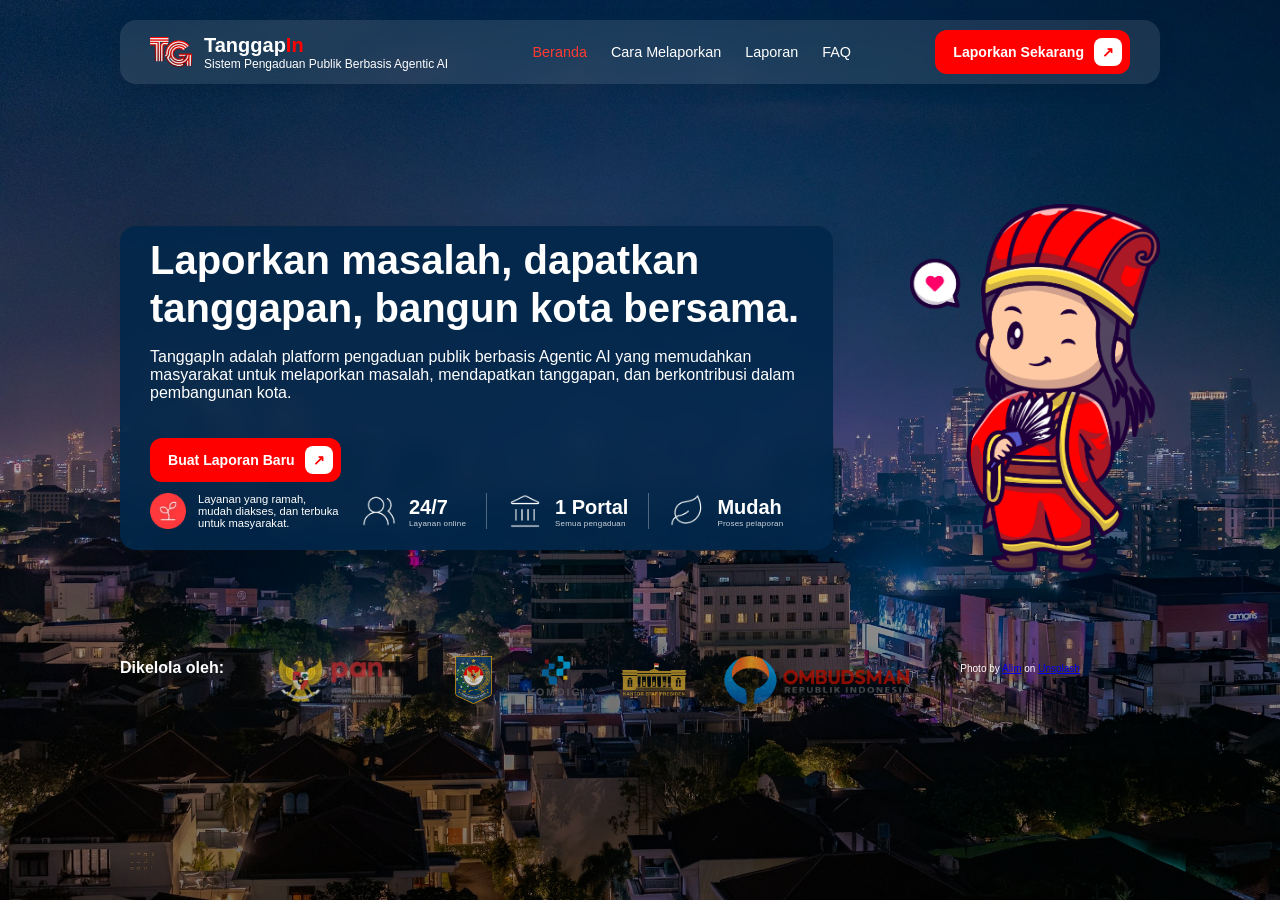
<file: index.html>
<!doctype html>
<html lang="en">
  <head>
    <meta charset="UTF-8" />
    <meta name="viewport" content="width=device-width, initial-scale=1.0" />
    <title>TanggapIn</title>
    <link rel="stylesheet" href="styles/style.css" />
    <link rel="stylesheet" href="styles/chat.css" />
    <link rel="icon" type="image/x-icon" href="assets/images/icons/logo.webp" />
  </head>
  <script>
    const toggle = document.getElementById("menuToggle");
    const nav = document.getElementById("mainNav");
    toggle.addEventListener("click", () => {
      const open = nav.classList.toggle("open");
      toggle.setAttribute("aria-expanded", open);
    });
  </script>
  <body class="bg-fixed-layer">
    <header>
      <div class="header-left">
        <img src="assets/images/icons/logo.webp" alt="Logo" class="logo" />
        <div class="logo-title">
          <h1 class="header-title">Tanggap<span>In</span></h1>
          <p class="header-subtitle">
            Sistem Pengaduan Publik Berbasis Agentic AI
          </p>
        </div>
      </div>
      <nav class="header-nav" id="mainNav">
        <ul>
          <li><a href="index.html" class="active">Beranda</a></li>
          <li><a href="cara-melaporkan.html">Cara Melaporkan</a></li>
          <li><a href="laporan.html">Laporan</a></li>
          <li><a href="faq.html">FAQ</a></li>
        </ul>
      </nav>
      <div class="header-right">
        <a href="#" class="btn-lapor" data-open-chat>
          <span>Laporkan Sekarang</span>
          <span class="btn-icon">↗</span>
        </a>
        <button
          class="hamburger"
          id="menuToggle"
          aria-label="Buka menu"
          aria-expanded="false"
          aria-controls="mainNav"
        >
          <span></span><span></span><span></span>
        </button>
      </div>
    </header>
    <main>
      <section class="headline">
        <div class="headline-left">
          <h1>Laporkan masalah, dapatkan tanggapan, bangun kota bersama.</h1>
          <p>
            TanggapIn adalah platform pengaduan publik berbasis Agentic AI yang
            memudahkan masyarakat untuk melaporkan masalah, mendapatkan
            tanggapan, dan berkontribusi dalam pembangunan kota.
          </p>
          <a href="#" class="btn-lapor" style="margin-top: 20px" data-open-chat>
            <span>Buat Laporan Baru</span>
            <span class="btn-icon">↗</span>
          </a>
          <section class="stats-bar">
            <div class="stat-left">
              <img
                src="assets/images/icons/Sustainability emblem.webp"
                alt="Emblem of Sustainability"
                class=""
              />
              <p>
                Layanan yang ramah, mudah diakses, dan terbuka untuk masyarakat.
              </p>
            </div>
            <div class="stat-item">
              <img src="assets/images/icons/users-round.webp" alt="" />
              <div class="stat-desc">
                <span>24/7</span>
                <p class="stat-text">Layanan online</p>
              </div>
            </div>
            <div class="stat-item">
              <img src="assets/images/icons/landmark.webp" alt="" />
              <div class="stat-desc">
                <span>1 Portal</span>
                <p class="stat-text">Semua pengaduan</p>
              </div>
            </div>
            <div class="stat-item">
              <img src="assets/images/icons/leaf.webp" alt="" />
              <div class="stat-desc">
                <span>Mudah</span>
                <p class="stat-text">Proses pelaporan</p>
              </div>
            </div>
          </section>
        </div>
        <div class="headline-right">
          <img
            src="assets/images/mascots/mascot.webp"
            alt="Mascots Image"
            class="mascot-img"
          />
        </div>
      </section>
    </main>
    <footer>
      <h4>Dikelola oleh:</h4>
      <div class="instansi">
        <img
          src="assets/images/logos/instansi-panrb.webp"
          alt="panrb"
          class="instansi-logo"
        />
        <img
          src="assets/images/logos/instansi-kemendagri.webp"
          alt="kemendagri"
          class="instansi-logo"
        />
        <img
          src="assets/images/logos/instansi-kominfo.webp"
          alt="kemendagri"
          class="instansi-logo"
        />
        <img
          src="assets/images/logos/instansi-kantor staff presiden.webp"
          alt="kemendagri"
          class="instansi-logo"
        />
        <img
          src="assets/images/logos/instansi-ombudsman.webp"
          alt="kemendagri"
          class="instansi-logo"
        />
      </div>
      <p style="font-size: 10px">
        Photo by
        <a
          href="https://unsplash.com/@apyfz?utm_source=unsplash&utm_medium=referral&utm_content=creditCopyText"
          >Alim</a
        >
        on
        <a
          href="https://unsplash.com/photos/a-view-of-a-city-at-night-from-the-top-of-a-building-tuk5MObiohA?utm_source=unsplash&utm_medium=referral&utm_content=creditCopyText"
          >Unsplash</a
        >
      </p>
    </footer>
    <script src="scripts/menu.js"></script>
    <script src="scripts/config.js"></script>
    <script src="scripts/api.js"></script>
    <script src="scripts/chat.js"></script>
    <script src="scripts/laporan.js"></script>
  </body>
</html>
</file>
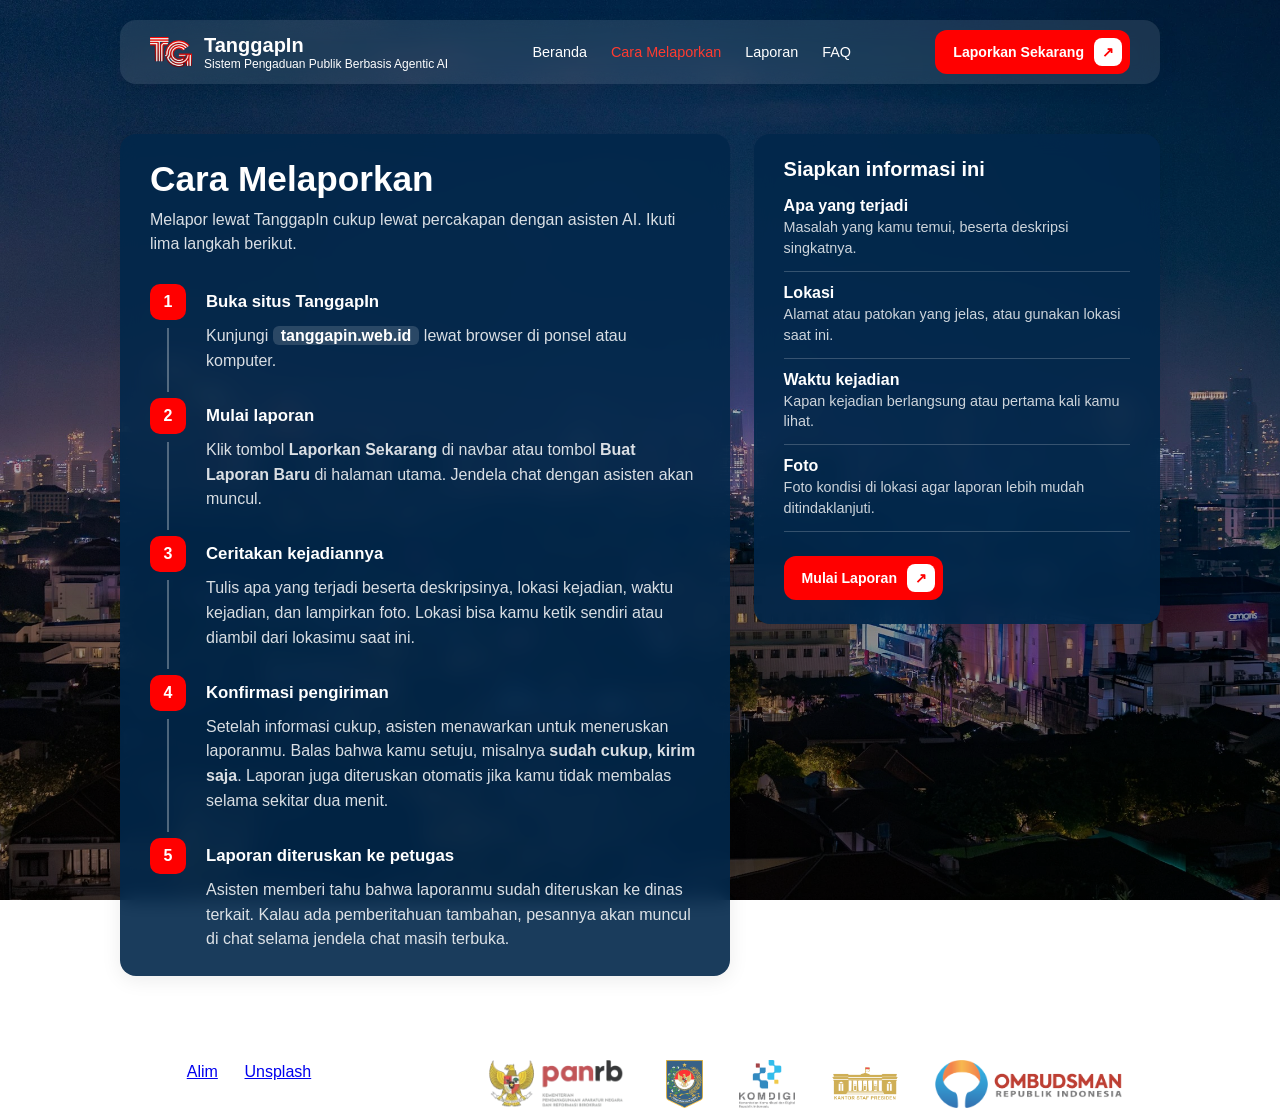
<file: cara-melaporkan.html>
<!doctype html>
<html lang="id">
  <head>
    <meta charset="UTF-8" />
    <meta name="viewport" content="width=device-width, initial-scale=1.0" />
    <title>Cara Melaporkan - TanggapIn</title>
    <link rel="stylesheet" href="styles/style.css" />
    <link rel="stylesheet" href="styles/cara.css" />
    <link rel="stylesheet" href="styles/chat.css" />
    <link rel="icon" type="image/x-icon" href="assets/images/icons/logo.webp" />
  </head>
  <body>
    <header>
      <div class="header-left">
        <img src="assets/images/icons/logo.webp" alt="Logo" class="logo" />
        <div class="logo-title">
          <h1 class="header-title">TanggapIn</h1>
          <p class="header-subtitle">
            Sistem Pengaduan Publik Berbasis Agentic AI
          </p>
        </div>
      </div>
      <nav class="header-nav" id="mainNav">
        <ul>
          <li><a href="index.html">Beranda</a></li>
          <li>
            <a href="cara-melaporkan.html" class="active" aria-current="page"
              >Cara Melaporkan</a
            >
          </li>
          <li><a href="laporan.html">Laporan</a></li>
          <li><a href="faq.html">FAQ</a></li>
        </ul>
      </nav>
      <div class="header-right">
        <a href="#" class="btn-lapor" data-open-chat>
          <span>Laporkan Sekarang</span>
          <span class="btn-icon">↗</span>
        </a>
        <button
          class="hamburger"
          id="menuToggle"
          aria-label="Buka menu"
          aria-expanded="false"
          aria-controls="mainNav"
        >
          <span></span><span></span><span></span>
        </button>
      </div>
    </header>

    <main>
      <div class="cara">
        <section class="panel cara-steps">
          <h1>Cara Melaporkan</h1>
          <p class="cara-lead">
            Melapor lewat TanggapIn cukup lewat percakapan dengan asisten AI.
            Ikuti lima langkah berikut.
          </p>

          <ol class="steps">
            <li>
              <h3>Buka situs TanggapIn</h3>
              <p>
                Kunjungi <span class="url">tanggapin.web.id</span> lewat browser
                di ponsel atau komputer.
              </p>
            </li>
            <li>
              <h3>Mulai laporan</h3>
              <p>
                Klik tombol <strong>Laporkan Sekarang</strong> di navbar atau
                tombol <strong>Buat Laporan Baru</strong> di halaman utama.
                Jendela chat dengan asisten akan muncul.
              </p>
            </li>
            <li>
              <h3>Ceritakan kejadiannya</h3>
              <p>
                Tulis apa yang terjadi beserta deskripsinya, lokasi kejadian,
                waktu kejadian, dan lampirkan foto. Lokasi bisa kamu ketik
                sendiri atau diambil dari lokasimu saat ini.
              </p>
            </li>
            <li>
              <h3>Konfirmasi pengiriman</h3>
              <p>
                Setelah informasi cukup, asisten menawarkan untuk meneruskan
                laporanmu. Balas bahwa kamu setuju, misalnya
                <strong>sudah cukup, kirim saja</strong>. Laporan juga
                diteruskan otomatis jika kamu tidak membalas selama sekitar dua
                menit.
              </p>
            </li>
            <li>
              <h3>Laporan diteruskan ke petugas</h3>
              <p>
                Asisten memberi tahu bahwa laporanmu sudah diteruskan ke dinas
                terkait. Kalau ada pemberitahuan tambahan, pesannya akan muncul
                di chat selama jendela chat masih terbuka.
              </p>
            </li>
          </ol>
        </section>

        <aside class="panel cara-info">
          <h2>Siapkan informasi ini</h2>
          <dl class="checklist">
            <div>
              <dt>Apa yang terjadi</dt>
              <dd>Masalah yang kamu temui, beserta deskripsi singkatnya.</dd>
            </div>
            <div>
              <dt>Lokasi</dt>
              <dd>
                Alamat atau patokan yang jelas, atau gunakan lokasi saat ini.
              </dd>
            </div>
            <div>
              <dt>Waktu kejadian</dt>
              <dd>Kapan kejadian berlangsung atau pertama kali kamu lihat.</dd>
            </div>
            <div>
              <dt>Foto</dt>
              <dd>
                Foto kondisi di lokasi agar laporan lebih mudah ditindaklanjuti.
              </dd>
            </div>
          </dl>
          <a href="#" class="btn-lapor" data-open-chat>
            <span>Mulai Laporan</span>
            <span class="btn-icon">↗</span>
          </a>
        </aside>
      </div>
    </main>

    <footer>
      <p>
        Photo by
        <a
          href="https://unsplash.com/@apyfz?utm_source=unsplash&utm_medium=referral&utm_content=creditCopyText"
          >Alim</a
        >
        on
        <a
          href="https://unsplash.com/photos/a-view-of-a-city-at-night-from-the-top-of-a-building-tuk5MObiohA?utm_source=unsplash&utm_medium=referral&utm_content=creditCopyText"
          >Unsplash</a
        >
      </p>
      <h4>Dikelola oleh:</h4>
      <div class="instansi">
        <img
          src="assets/images/logos/instansi-panrb.webp"
          alt="PANRB"
          class="instansi-logo"
        />
        <img
          src="assets/images/logos/instansi-kemendagri.webp"
          alt="Kemendagri"
          class="instansi-logo"
        />
        <img
          src="assets/images/logos/instansi-kominfo.webp"
          alt="Kominfo"
          class="instansi-logo"
        />
        <img
          src="assets/images/logos/instansi-kantor staff presiden.webp"
          alt="Kantor Staf Presiden"
          class="instansi-logo"
        />
        <img
          src="assets/images/logos/instansi-ombudsman.webp"
          alt="Ombudsman"
          class="instansi-logo"
        />
      </div>
    </footer>

    <!-- Overlay chat (sama seperti di index.html) -->
    <div class="chat-overlay" id="chatOverlay" aria-hidden="true">
      <div
        class="chat-dialog"
        role="dialog"
        aria-modal="true"
        aria-labelledby="chatTitle"
      >
        <div class="chat-header">
          <img
            src="assets/images/mascots/mascot.webp"
            alt=""
            class="chat-avatar"
          />
          <div class="chat-title">
            <h2 id="chatTitle">Asisten TanggapIn</h2>
            <p>Siap membantu menyusun laporanmu</p>
          </div>
          <button class="chat-close" id="chatClose" aria-label="Tutup chat">
            ✕
          </button>
        </div>
        <div class="chat-messages" id="chatMessages" aria-live="polite"></div>
        <div class="chat-chips" id="chatChips">
          <button type="button">Jalan rusak</button>
          <button type="button">Sampah menumpuk</button>
          <button type="button">Lampu jalan mati</button>
        </div>
        <form class="chat-form" id="chatForm">
          <textarea
            id="chatInput"
            rows="1"
            placeholder="Tulis laporanmu..."
            aria-label="Pesan"
          ></textarea>
          <button type="submit" class="chat-send" aria-label="Kirim">➤</button>
        </form>
      </div>
    </div>
    <script src="scripts/menu.js"></script>
    <script src="scripts/config.js"></script>
    <script src="scripts/api.js"></script>
    <script src="scripts/chat.js"></script>
  </body>
</html>
</file>
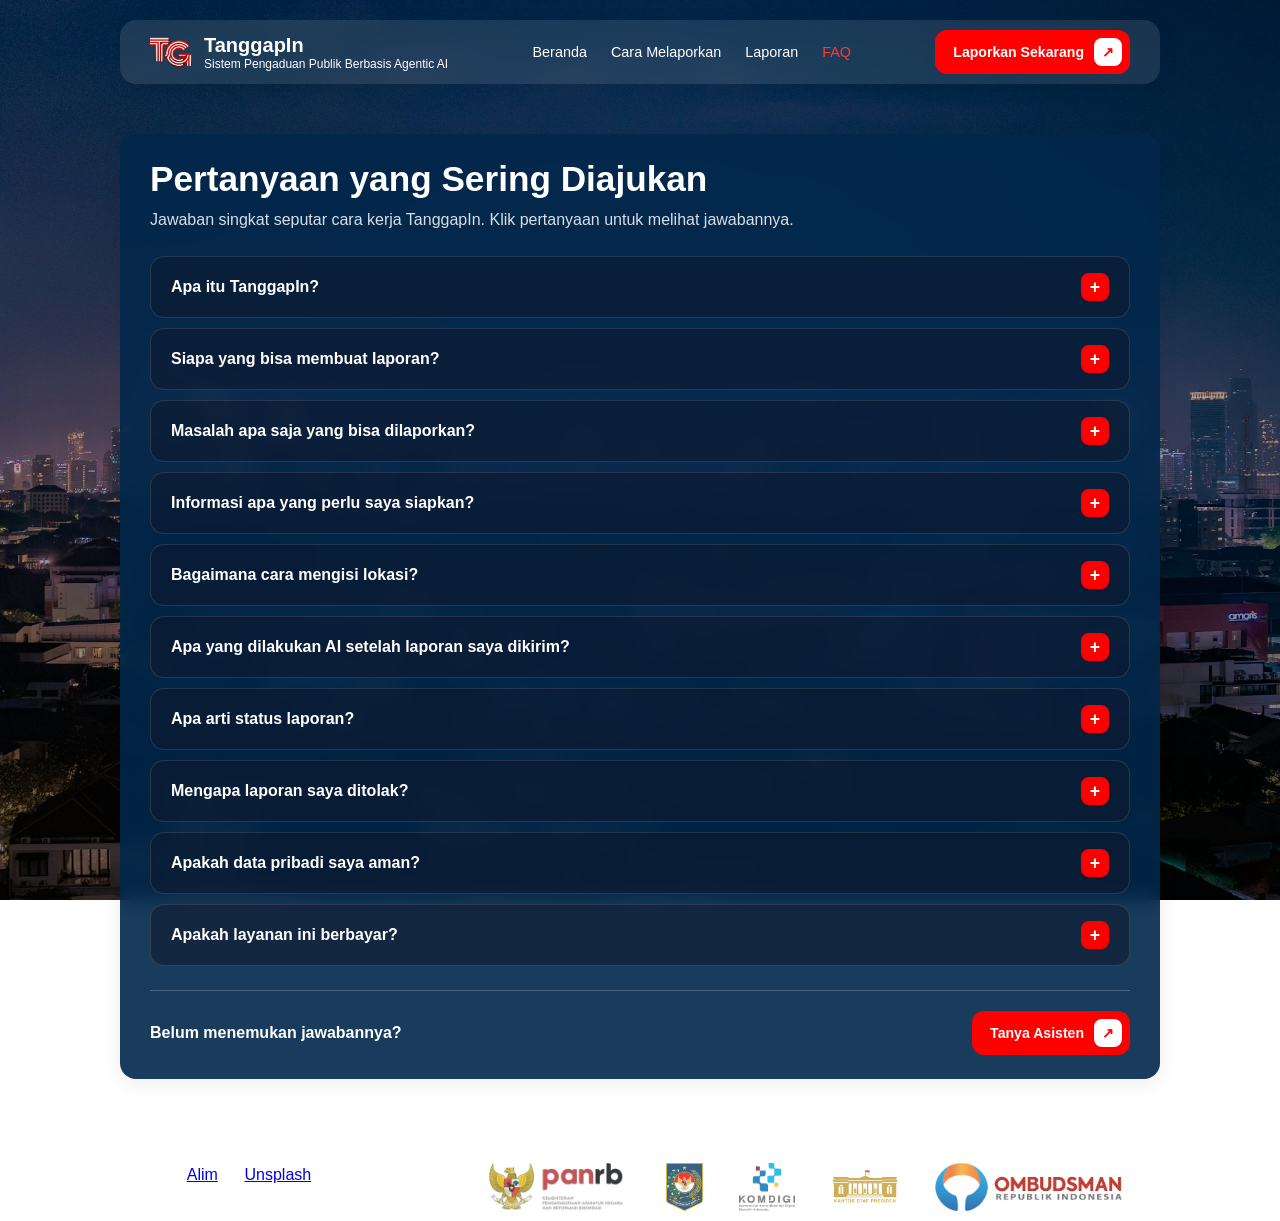
<file: faq.html>
<!doctype html>
<html lang="id">
  <head>
    <meta charset="UTF-8" />
    <meta name="viewport" content="width=device-width, initial-scale=1.0" />
    <title>FAQ - TanggapIn</title>
    <link rel="stylesheet" href="styles/style.css" />
    <link rel="stylesheet" href="styles/faq.css" />
    <link rel="stylesheet" href="styles/chat.css" />
    <link rel="icon" type="image/x-icon" href="assets/images/icons/logo.webp" />
  </head>
  <body>
    <header>
      <div class="header-left">
        <img src="assets/images/icons/logo.webp" alt="Logo" class="logo" />
        <div class="logo-title">
          <h1 class="header-title">TanggapIn</h1>
          <p class="header-subtitle">
            Sistem Pengaduan Publik Berbasis Agentic AI
          </p>
        </div>
      </div>
      <nav class="header-nav" id="mainNav">
        <ul>
          <li><a href="index.html">Beranda</a></li>
          <li><a href="cara-melaporkan.html">Cara Melaporkan</a></li>
          <li><a href="laporan.html">Laporan</a></li>
          <li><a href="faq.html" class="active">FAQ</a></li>
        </ul>
      </nav>
      <div class="header-right">
        <a href="#" class="btn-lapor" data-open-chat>
          <span>Laporkan Sekarang</span>
          <span class="btn-icon">↗</span>
        </a>
        <button
          class="hamburger"
          id="menuToggle"
          aria-label="Buka menu"
          aria-expanded="false"
          aria-controls="mainNav"
        >
          <span></span><span></span><span></span>
        </button>
      </div>
    </header>

    <main>
      <section class="panel faq">
        <h1>Pertanyaan yang Sering Diajukan</h1>
        <p class="faq-lead">
          Jawaban singkat seputar cara kerja TanggapIn. Klik pertanyaan untuk
          melihat jawabannya.
        </p>

        <div class="faq-list">
          <details>
            <summary>Apa itu TanggapIn?</summary>
            <div class="answer">
              <p>
                TanggapIn adalah platform pengaduan publik berbasis Agentic AI.
                Masyarakat bisa melaporkan masalah di lingkungannya lewat
                percakapan dengan asisten AI, lalu memantau perkembangan
                laporannya dalam satu portal.
              </p>
            </div>
          </details>

          <details>
            <summary>Siapa yang bisa membuat laporan?</summary>
            <div class="answer">
              <p>
                Setiap warga bisa membuat laporan. Layanan online tersedia 24
                jam, jadi kamu bisa melapor kapan saja.
              </p>
            </div>
          </details>

          <details>
            <summary>Masalah apa saja yang bisa dilaporkan?</summary>
            <div class="answer">
              <p>
                Masalah pelayanan publik dan lingkungan di sekitarmu, misalnya
                jalan rusak, sampah menumpuk, lampu jalan mati, atau saluran air
                tersumbat. Laporan di luar kewenangan pemerintah, seperti urusan
                pihak swasta, dapat ditolak.
              </p>
            </div>
          </details>

          <details>
            <summary>Informasi apa yang perlu saya siapkan?</summary>
            <div class="answer">
              <p>
                Siapkan empat hal berikut agar laporanmu mudah ditindaklanjuti:
              </p>
              <ul>
                <li>apa yang terjadi beserta deskripsinya,</li>
                <li>lokasi kejadian,</li>
                <li>waktu kejadian,</li>
                <li>foto kondisi di lokasi.</li>
              </ul>
            </div>
          </details>

          <details>
            <summary>Bagaimana cara mengisi lokasi?</summary>
            <div class="answer">
              <p>
                Kamu bisa mengetik alamat atau patokan secara manual, atau
                menggunakan lokasimu saat ini. Pilihan lokasi saat ini hanya
                berjalan kalau kamu mengizinkan akses lokasi di browser.
              </p>
            </div>
          </details>

          <details>
            <summary>
              Apa yang dilakukan AI setelah laporan saya dikirim?
            </summary>
            <div class="answer">
              <p>
                Asisten AI memeriksa kelengkapan laporanmu. Kalau ada informasi
                yang kurang, kamu akan diminta melengkapinya. Kalau sudah
                lengkap, kamu akan mendapat pemberitahuan bahwa laporan berhasil
                dikirim.
              </p>
            </div>
          </details>

          <details>
            <summary>Apa arti status laporan?</summary>
            <div class="answer">
              <ul>
                <li>
                  <strong>Diterima:</strong> laporan sudah masuk dan menunggu
                  diproses.
                </li>
                <li>
                  <strong>Ditangani:</strong> laporan sedang ditindaklanjuti
                  oleh petugas.
                </li>
                <li><strong>Selesai:</strong> masalah sudah ditangani.</li>
                <li>
                  <strong>Ditolak:</strong> laporan tidak dapat diproses,
                  disertai alasan penolakan.
                </li>
              </ul>
              <p>
                Semua status bisa dilihat di halaman
                <a href="laporan.html">Laporan</a>.
              </p>
            </div>
          </details>

          <details>
            <summary>Mengapa laporan saya ditolak?</summary>
            <div class="answer">
              <p>
                Penolakan biasanya terjadi karena laporan di luar kewenangan
                pemerintah, informasinya tidak dapat diverifikasi, atau isinya
                tidak termasuk pengaduan pelayanan publik. Alasan penolakan
                ditampilkan pada laporan yang bersangkutan.
              </p>
            </div>
          </details>

          <details>
            <summary>Apakah data pribadi saya aman?</summary>
            <div class="answer">
              <p>
                Daftar laporan yang tampil untuk umum hanya memuat isi laporan,
                tanpa identitas pelapor. Hindari menuliskan data pribadi yang
                tidak diperlukan, seperti nomor identitas, di dalam deskripsi
                laporan.
              </p>
            </div>
          </details>

          <details>
            <summary>Apakah layanan ini berbayar?</summary>
            <div class="answer">
              <p>Tidak. TanggapIn gratis untuk masyarakat.</p>
            </div>
          </details>
        </div>

        <div class="faq-cta">
          <p>Belum menemukan jawabannya?</p>
          <a href="#" class="btn-lapor" data-open-chat>
            <span>Tanya Asisten</span>
            <span class="btn-icon">↗</span>
          </a>
        </div>
      </section>
    </main>

    <footer>
      <p>
        Photo by
        <a
          href="https://unsplash.com/@apyfz?utm_source=unsplash&utm_medium=referral&utm_content=creditCopyText"
          >Alim</a
        >
        on
        <a
          href="https://unsplash.com/photos/a-view-of-a-city-at-night-from-the-top-of-a-building-tuk5MObiohA?utm_source=unsplash&utm_medium=referral&utm_content=creditCopyText"
          >Unsplash</a
        >
      </p>
      <h4>Dikelola oleh:</h4>
      <div class="instansi">
        <img
          src="assets/images/logos/instansi-panrb.webp"
          alt="PANRB"
          class="instansi-logo"
        />
        <img
          src="assets/images/logos/instansi-kemendagri.webp"
          alt="Kemendagri"
          class="instansi-logo"
        />
        <img
          src="assets/images/logos/instansi-kominfo.webp"
          alt="Kominfo"
          class="instansi-logo"
        />
        <img
          src="assets/images/logos/instansi-kantor staff presiden.webp"
          alt="Kantor Staf Presiden"
          class="instansi-logo"
        />
        <img
          src="assets/images/logos/instansi-ombudsman.webp"
          alt="Ombudsman"
          class="instansi-logo"
        />
      </div>
    </footer>

    <!-- Overlay chat (sama seperti di index.html) -->
    <div class="chat-overlay" id="chatOverlay" aria-hidden="true">
      <div
        class="chat-dialog"
        role="dialog"
        aria-modal="true"
        aria-labelledby="chatTitle"
      >
        <div class="chat-header">
          <img
            src="assets/images/mascots/mascot.webp"
            alt=""
            class="chat-avatar"
          />
          <div class="chat-title">
            <h2 id="chatTitle">Asisten TanggapIn</h2>
            <p>Siap membantu menyusun laporanmu</p>
          </div>
          <button class="chat-close" id="chatClose" aria-label="Tutup chat">
            ✕
          </button>
        </div>
        <div class="chat-messages" id="chatMessages" aria-live="polite"></div>
        <div class="chat-chips" id="chatChips">
          <button type="button">Jalan rusak</button>
          <button type="button">Sampah menumpuk</button>
          <button type="button">Lampu jalan mati</button>
        </div>
        <form class="chat-form" id="chatForm">
          <textarea
            id="chatInput"
            rows="1"
            placeholder="Tulis laporanmu..."
            aria-label="Pesan"
          ></textarea>
          <button type="submit" class="chat-send" aria-label="Kirim">➤</button>
        </form>
      </div>
    </div>
    <script src="scripts/menu.js"></script>
    <script src="scripts/config.js"></script>
    <script src="scripts/api.js"></script>
    <script src="scripts/chat.js"></script>
  </body>
</html>
</file>
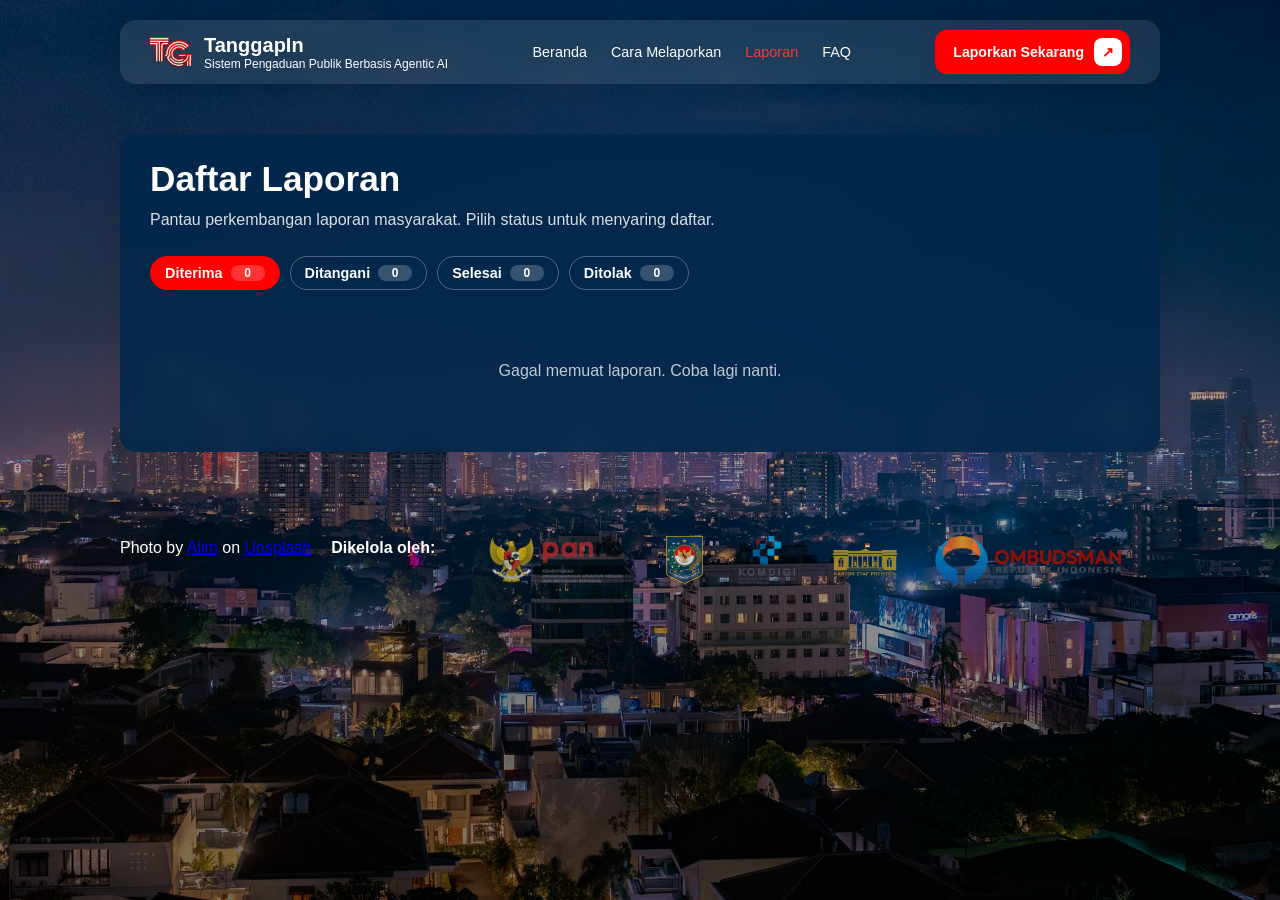
<file: laporan.html>
<!doctype html>
<html lang="id">
  <head>
    <meta charset="UTF-8" />
    <meta name="viewport" content="width=device-width, initial-scale=1.0" />
    <title>Daftar Laporan - TanggapIn</title>
    <link rel="stylesheet" href="styles/style.css" />
    <link rel="stylesheet" href="styles/laporan.css" />
    <link rel="stylesheet" href="styles/chat.css" />
    <link rel="icon" type="image/x-icon" href="assets/images/icons/logo.webp" />
  </head>
  <body>
    <header>
      <div class="header-left">
        <img src="assets/images/icons/logo.webp" alt="Logo" class="logo" />
        <div class="logo-title">
          <h1 class="header-title">TanggapIn</h1>
          <p class="header-subtitle">
            Sistem Pengaduan Publik Berbasis Agentic AI
          </p>
        </div>
      </div>
      <nav class="header-nav" id="mainNav">
        <ul>
          <li><a href="index.html">Beranda</a></li>
          <li><a href="cara-melaporkan.html">Cara Melaporkan</a></li>
          <li><a href="laporan.html" class="active">Laporan</a></li>
          <li><a href="faq.html">FAQ</a></li>
        </ul>
      </nav>
      <div class="header-right">
        <a href="#" class="btn-lapor" data-open-chat>
          <span>Laporkan Sekarang</span>
          <span class="btn-icon">↗</span>
        </a>
        <button
          class="hamburger"
          id="menuToggle"
          aria-label="Buka menu"
          aria-expanded="false"
          aria-controls="mainNav"
        >
          <span></span><span></span><span></span>
        </button>
      </div>
    </header>

    <main>
      <section class="panel laporan">
        <h1>Daftar Laporan</h1>
        <p class="laporan-lead">
          Pantau perkembangan laporan masyarakat. Pilih status untuk menyaring
          daftar.
        </p>

        <div
          class="filter"
          id="filter"
          role="group"
          aria-label="Filter status laporan"
        ></div>

        <div class="report-list" id="reportList" aria-live="polite"></div>
      </section>
    </main>

    <footer>
      <p>
        Photo by
        <a
          href="https://unsplash.com/@apyfz?utm_source=unsplash&utm_medium=referral&utm_content=creditCopyText"
          >Alim</a
        >
        on
        <a
          href="https://unsplash.com/photos/a-view-of-a-city-at-night-from-the-top-of-a-building-tuk5MObiohA?utm_source=unsplash&utm_medium=referral&utm_content=creditCopyText"
          >Unsplash</a
        >
      </p>
      <h4>Dikelola oleh:</h4>
      <div class="instansi">
        <img
          src="assets/images/logos/instansi-panrb.webp"
          alt="PANRB"
          class="instansi-logo"
        />
        <img
          src="assets/images/logos/instansi-kemendagri.webp"
          alt="Kemendagri"
          class="instansi-logo"
        />
        <img
          src="assets/images/logos/instansi-kominfo.webp"
          alt="Kominfo"
          class="instansi-logo"
        />
        <img
          src="assets/images/logos/instansi-kantor staff presiden.webp"
          alt="Kantor Staf Presiden"
          class="instansi-logo"
        />
        <img
          src="assets/images/logos/instansi-ombudsman.webp"
          alt="Ombudsman"
          class="instansi-logo"
        />
      </div>
    </footer>

    <!-- Overlay chat (sama seperti di index.html) -->
    <div class="chat-overlay" id="chatOverlay" aria-hidden="true">
      <div
        class="chat-dialog"
        role="dialog"
        aria-modal="true"
        aria-labelledby="chatTitle"
      >
        <div class="chat-header">
          <img
            src="assets/images/mascots/mascot.webp"
            alt=""
            class="chat-avatar"
          />
          <div class="chat-title">
            <h2 id="chatTitle">Asisten TanggapIn</h2>
            <p>Siap membantu menyusun laporanmu</p>
          </div>
          <button class="chat-close" id="chatClose" aria-label="Tutup chat">
            ✕
          </button>
        </div>
        <div class="chat-messages" id="chatMessages" aria-live="polite"></div>
        <div class="chat-chips" id="chatChips">
          <button type="button">Jalan rusak</button>
          <button type="button">Sampah menumpuk</button>
          <button type="button">Lampu jalan mati</button>
        </div>
        <form class="chat-form" id="chatForm">
          <textarea
            id="chatInput"
            rows="1"
            placeholder="Tulis laporanmu..."
            aria-label="Pesan"
          ></textarea>
          <button type="submit" class="chat-send" aria-label="Kirim">➤</button>
        </form>
      </div>
    </div>
    <script src="scripts/menu.js"></script>
    <script src="scripts/config.js"></script>
    <script src="scripts/api.js"></script>
    <script src="scripts/chat.js"></script>
    <script src="scripts/laporan.js"></script>
  </body>
</html>
</file>
<file: styles/style.css>
body {
  background-image:
    linear-gradient(rgba(0, 0, 0, 0.1), rgba(0, 0, 0, 0.5)),
    url("../assets/images/background 2.webp");
  background-size: cover;
  background-position: center;
  background-repeat: no-repeat;
  background-attachment: fixed;
  margin: 20px 250px 0px;
  font-family: "Segoe UI", Tahoma, Geneva, Verdana, sans-serif;
}

header {
  display: flex;
  justify-content: space-between;
  align-items: center;
  padding: 10px 30px;
  background-color: rgba(255, 255, 255, 0.1);
  backdrop-filter: blur(10px);
  border-radius: 16px;
  box-shadow: 0 4px 20px rgba(0, 0, 0, 0.08);
}

.header-left {
  display: flex;
  align-items: center;
  gap: 12px;
}

.logo {
  width: 42px;
  height: 42px;
  object-fit: contain;
}

.logo-title {
  display: flex;
  flex-direction: column;
}

.header-title {
  font-size: 1.25rem;
  font-weight: 700;
  color: #ffffff;
  margin: 0;
  line-height: 1.2;
}

.header-title span {
  color: #ff0000;
}

.header-subtitle {
  font-size: 0.75rem;
  color: white;
  margin: 0;
}

.header-nav ul {
  display: flex;
  list-style: none;
  margin: 0;
  padding: 0;
  gap: 24px;
}

.header-nav a {
  text-decoration: none;
  color: white;
  font-weight: 500;
  font-size: 0.9rem;
  transition: color 0.2s ease;
}

.header-nav a:hover,
.header-nav a.active {
  color: #ff3b30;
}

.btn-lapor {
  display: inline-flex;
  align-items: center;
  gap: 10px;
  background-color: #ff0000;
  color: #ffffff;
  padding: 8px 8px 8px 18px;
  border-radius: 12px;
  text-decoration: none;
  font-weight: 600;
  font-size: 0.88rem;
  transition:
    transform 0.2s ease,
    background-color 0.2s ease;
}

.btn-lapor:hover {
  background-color: #ff0000;
  transform: translateY(-1px);
}

.btn-icon {
  background-color: #ffffff;
  color: #ff0000;
  width: 28px;
  height: 28px;
  border-radius: 8px;
  display: flex;
  align-items: center;
  justify-content: center;
  font-size: 0.9rem;
  font-weight: bold;
}

main {
  margin-top: 50px;
  color: white;
}

.headline {
  display: flex;
  justify-content: space-between;
  align-items: center;
  padding-top: 230px;
}

.headline-left {
  flex: 2;
  display: flex;
  flex-direction: column;
  align-items: flex-start;
  background-color: rgb(2, 39, 75, 0.9);
  backdrop-filter: blur(10px);
  box-shadow: 0 4px 20px rgba(0, 0, 0, 0.08);
  padding: 10px 30px;
  border-radius: 16px;
}

.headline-left h1 {
  font-size: 2.5rem;
  font-weight: 700;
  color: #ffffff;
  line-height: 1.2;
  margin: 0;
}

.instansi {
  display: flex;
  align-items: center;
  gap: 16px;
  margin-top: 24px;
  flex-wrap: wrap;
  padding: 10px 20px;
  border-radius: 12px;
}

.instansi-logo {
  height: 48px;
  width: auto;
  object-fit: contain;
  opacity: 0.8;
  padding: 0px 10px;
  transition:
    opacity 0.2s ease,
    transform 0.2s ease;
}

.instansi-title {
  align-items: center;
}

.instansi-logo:hover {
  opacity: 1;
  transform: translateY(-2px);
}

.headline-right {
  flex: 1;
  display: flex;
  justify-content: flex-end;
  align-items: center;
}

.headline-right img {
  max-width: 100%;
  height: auto;
  width: 250px;
  object-fit: contain;
}

.stats-bar {
  display: flex;
  align-items: center;
  justify-content: space-around;
}

.stat-item {
  flex: 1;
  display: flex;
  align-items: center;
  justify-content: center;
  gap: 12px;
  padding: 0px 20px;
  border-right: 1px solid rgba(255, 255, 255, 0.3);
}

.stat-item:last-child {
  border-right: none;
}

.stat-item img {
  width: 36px;
  height: 36px;
  object-fit: contain;
  flex-shrink: 0;
}

.stat-left {
  display: flex;
  flex-direction: row;
  align-items: center;
  gap: 12px;
}

.stat-left img {
  width: 36px;
  height: 36px;
  object-fit: contain;
}

.stat-text {
  margin: 0;
  font-size: 0.5rem;
  font-weight: 400;
  color: rgba(255, 255, 255, 0.8);
  letter-spacing: 0.2px;
  white-space: nowrap;
}

.stat-desc {
  display: flex;
  flex-direction: column;
  align-items: flex-start;
  justify-content: center;
}

.stat-desc span {
  font-size: 1.25rem;
  font-weight: 700;
  color: #ffffff;
  line-height: 1.2;
  white-space: nowrap;
}

footer {
  display: flex;
  margin-top: 50px;
  align-items: center;
  color: white;
  gap: 0px 20px;
}

.hamburger {
  display: none;
  flex-direction: column;
  justify-content: center;
  gap: 5px;
  width: 42px;
  height: 42px;
  padding: 0 10px;
  box-sizing: border-box;
  background: rgba(255, 255, 255, 0.15);
  border: none;
  border-radius: 12px;
  cursor: pointer;
}

.hamburger span {
  display: block;
  height: 2px;
  background: #fff;
  border-radius: 2px;
  transition:
    transform 0.2s ease,
    opacity 0.2s ease;
}

.hamburger[aria-expanded="true"] span:nth-child(1) {
  transform: translateY(7px) rotate(45deg);
}
.hamburger[aria-expanded="true"] span:nth-child(2) {
  opacity: 0;
}
.hamburger[aria-expanded="true"] span:nth-child(3) {
  transform: translateY(-7px) rotate(-45deg);
}

.hamburger:focus-visible {
  outline: 2px solid #fff;
  outline-offset: 2px;
}

@media (max-width: 1467px) {
  body {
    margin: 20px 50px 0;
  }

  .headline {
    padding-top: 150px;
  }
}

/* Laptop kecil (≤ 1400px) */
@media (max-width: 1400px) {
  body {
    margin: 20px 120px 0;
  }
  .stats-bar {
    font-size: 0.7rem;
  }

  .headline {
    padding-top: 70px;
  }
}

/* Laptop / tablet landscape (≤ 1200px) */
@media (max-width: 1200px) {
  body {
    margin: 20px 60px 0;
  }

  .headline {
    padding-top: 70px;
  }

  .headline-left h1 {
    font-size: 2.1rem;
  }

  .headline-right img {
    width: 200px;
  }

  .stats-bar {
    /* flex-wrap: wrap; */
    row-gap: 14px;
    width: 100%;
    margin-top: 20px;
  }

  .stat-item {
    padding: 0 12px;
  }

  .instansi-logo {
    height: 36px;
    padding: 0 6px;
  }
}

/* Tablet & HP (≤ 992px): header jadi logo + tombol + hamburger */
@media (max-width: 992px) {
  body {
    margin: 12px 24px 0;
  }

  header {
    position: relative;
    padding: 8px 16px;
    z-index: 100;
  }

  .logo-title .header-subtitle {
    /* display: none; */
  }

  .header-right {
    display: flex;
    align-items: center;
    gap: 10px;
    margin-left: auto;
  }

  .hamburger {
    display: flex;
  }

  /* menu jadi dropdown di bawah header */
  .header-nav {
    display: none;
    position: absolute;
    top: calc(100% + 8px);
    left: 0;
    right: 0;
    z-index: 9999;
    padding: 8px;
    background: rgba(15, 25, 45, 0.98);
    backdrop-filter: blur(12px);
    border-radius: 16px;
    box-shadow: 0 8px 24px rgba(0, 0, 0, 0.3);
  }

  .header-nav.open {
    display: block;
  }

  .header-nav ul {
    flex-direction: column;
    gap: 0;
  }

  .header-nav a {
    display: block;
    padding: 12px 16px;
    font-size: 1rem;
    border-radius: 10px;
  }

  .header-nav a:hover,
  .header-nav a.active {
    background: rgba(255, 255, 255, 0.1);
  }

  /* hero: maskot di atas kartu */
  .headline {
    flex-direction: column-reverse;
    align-items: stretch;
    padding-top: 0px;
    gap: 0;
  }

  .headline-right {
    justify-content: center;
    margin-bottom: -24px;
    position: relative;
    z-index: 1;
  }

  .headline-right img {
    width: 130px;
  }

  .headline-left {
    box-sizing: border-box;
    padding: 20px 24px 16px;
  }

  .headline-left h1 {
    font-size: 1.8rem;
  }

  /* stats: kalimat di atas, 3 stat sejajar & lebih kecil */
  .stats-bar {
    flex-wrap: wrap;
    row-gap: 14px;
    width: 100%;
    margin-top: 20px;
  }

  .stat-left {
    flex: 0 0 100%;
    font-size: 0.9rem;
  }

  .stat-left img {
    width: 28px;
    height: 28px;
  }

  .stat-item {
    gap: 8px;
    padding: 0 8px;
  }

  .stat-item img {
    width: 24px;
    height: 24px;
  }

  .stat-desc span {
    font-size: 0.95rem;
  }

  .stat-text {
    font-size: 0.6rem;
    white-space: normal;
  }

  /* footer: rapi, rata tengah */
  footer {
    flex-direction: column;
    align-items: center;
    text-align: center;
    gap: 10px;
    margin-top: 32px;
    padding-bottom: 24px;
    font-size: 0.8rem;
  }

  footer p,
  footer h4 {
    margin: 0;
  }

  .instansi {
    justify-content: center;
    margin-top: 0;
    padding: 0;
    gap: 12px 8px;
  }

  .instansi-logo {
    height: 36px;
    padding: 0 6px;
  }
}

@media (min-width: 769px) and (max-width: 1100px) {
  /* hero: kartu di kiri, maskot di kanan sejajar bawah kartu */
  .headline {
    flex-direction: row;
    align-items: flex-end;
    gap: 24px;
  }

  .headline-left {
    flex: 1 1 0;
    padding: 28px 32px 24px;
  }

  .headline-left h1 {
    font-size: 2.2rem;
  }

  .headline-left p {
    font-size: 1.05rem;
    line-height: 1.5;
  }

  .headline-right {
    flex: 0 0 auto;
    margin-bottom: 0;
    justify-content: center;
  }

  .headline-right img {
    width: 190px;
  }

  /* stats: kalimat di atas, 3 stat sejajar dan terbaca */
  .stats-bar {
    flex-wrap: wrap;
    row-gap: 16px;
    width: 100%;
    margin-top: 24px;
  }

  .stat-left {
    flex: 0 0 100%;
    font-size: 0.95rem;
  }

  .stat-item {
    padding: 0 12px;
  }

  .stat-desc span {
    font-size: 1.1rem;
  }

  .stat-text {
    font-size: 0.7rem;
    white-space: normal;
  }

  /* footer: satu panel kaca, logo rapi satu baris, kredit foto di bawah */
  footer {
    flex-direction: row;
    flex-wrap: wrap;
    justify-content: center;
    align-items: center;
    gap: 12px 20px;
    margin: 32px 0 24px;
    padding: 16px 24px;
    border-radius: 16px;
    font-size: 0.9rem;
  }

  footer h4 {
    order: 1;
    margin: 0;
  }

  .instansi {
    order: 2;
    flex-wrap: nowrap;
    justify-content: center;
    margin: 0;
    padding: 0;
    gap: 8px;
  }

  .instansi-logo {
    height: 40px;
    padding: 0 6px;
  }

  footer p {
    order: 3;
    flex: 0 0 100%;
    margin: 0;
    text-align: center;
    font-size: 0.75rem;
    opacity: 0.8;
  }
}

/* HP (≤ 480px) */
@media (max-width: 480px) {
  body {
    margin: 8px 12px 0;
  }

  header {
    padding: 8px 12px;
    border-radius: 12px;
  }

  .logo-title {
    display: none;
  }

  .logo {
    width: 34px;
    height: 34px;
  }

  .header-right .btn-lapor {
    font-size: 0.8rem;
    gap: 8px;
    padding: 6px 6px 6px 12px;
  }

  .hamburger {
    width: 40px;
    height: 40px;
  }

  .headline {
    padding-top: 0px;
  }

  .headline-left {
    padding: 18px 16px 14px;
    border-radius: 12px;
  }

  .headline-left h1 {
    font-size: 1.4rem;
  }

  .headline-left p {
    font-size: 0.88rem;
  }

  .headline-left .btn-lapor {
    align-self: stretch;
    justify-content: space-between;
  }

  .headline-right {
    /* justify-content: center; */
    margin-bottom: -24px;
    /* position: relative; */
    /* z-index: 1; */
  }

  .headline-right img {
    width: 130px;
  }

  .stat-item {
    flex-direction: column;
    gap: 4px;
    padding: 0 4px;
    text-align: center;
  }

  .stat-desc {
    align-items: center;
    font-size: 10px;
  }

  .stat-desc span {
    font-size: 0.85rem;
  }

  .stat-text {
    font-size: 10px;
  }

  /* logo footer: 3 kolom rapi */
  .instansi {
    display: grid;
    grid-template-columns: repeat(3, 1fr);
    justify-items: center;
    align-items: center;
    width: 100%;
  }

  .instansi-logo {
    height: 32px;
    max-width: 100%;
  }
}
</file>
<file: styles/chat.css>
/* ===== Chat overlay TanggapIn ===== */
body.chat-open {
  overflow: hidden; /* kunci scroll halaman di belakang */
}

.chat-overlay {
  position: fixed;
  inset: 0;
  z-index: 1000;
  display: flex;
  align-items: center;
  justify-content: center;
  padding: 16px;
  background: rgba(0, 0, 0, 0.45);
  backdrop-filter: blur(8px);
  -webkit-backdrop-filter: blur(8px);
  opacity: 0;
  visibility: hidden;
  transition: opacity 0.2s ease, visibility 0.2s ease;
}

.chat-overlay.open {
  opacity: 1;
  visibility: visible;
}

.chat-dialog {
  display: flex;
  flex-direction: column;
  width: min(560px, 100%);
  height: min(680px, 100%);
  background: rgba(18, 26, 44, 0.92);
  color: #fff;
  border: 1px solid rgba(255, 255, 255, 0.15);
  border-radius: 20px;
  box-shadow: 0 20px 60px rgba(0, 0, 0, 0.5);
  overflow: hidden;
  transform: translateY(16px) scale(0.98);
  transition: transform 0.2s ease;
  font-family: "Segoe UI", Tahoma, Geneva, Verdana, sans-serif;
}

.chat-overlay.open .chat-dialog {
  transform: none;
}

/* Header */
.chat-header {
  display: flex;
  align-items: center;
  gap: 12px;
  padding: 12px 16px;
  background: rgba(255, 255, 255, 0.06);
  border-bottom: 1px solid rgba(255, 255, 255, 0.12);
}

.chat-avatar {
  width: 40px;
  height: 40px;
  border-radius: 50%;
  object-fit: cover;
  object-position: top;
  background: #fff;
  flex-shrink: 0;
}

.chat-title {
  flex: 1;
  min-width: 0;
}

.chat-title h2 {
  margin: 0;
  font-size: 1rem;
  line-height: 1.2;
}

.chat-title p {
  margin: 2px 0 0;
  font-size: 0.75rem;
  color: rgba(255, 255, 255, 0.7);
}

.chat-close {
  width: 36px;
  height: 36px;
  border: none;
  border-radius: 10px;
  background: rgba(255, 255, 255, 0.1);
  color: #fff;
  font-size: 1.25rem;
  line-height: 1;
  cursor: pointer;
}

.chat-close:hover {
  background: rgba(255, 255, 255, 0.2);
}

/* Pesan */
.chat-messages {
  flex: 1;
  display: flex;
  flex-direction: column;
  gap: 10px;
  padding: 16px;
  overflow-y: auto;
  overscroll-behavior: contain;
}

.chat-msg {
  max-width: 85%;
  padding: 10px 14px;
  border-radius: 16px;
  font-size: 0.92rem;
  line-height: 1.45;
  white-space: pre-wrap;
  overflow-wrap: anywhere;
}

.chat-msg.bot {
  align-self: flex-start;
  background: rgba(255, 255, 255, 0.12);
  border-bottom-left-radius: 4px;
}

.chat-msg.user {
  align-self: flex-end;
  background: #ff0000;
  border-bottom-right-radius: 4px;
}

/* Indikator mengetik */
.chat-typing {
  display: inline-flex;
  gap: 4px;
  padding: 14px;
}

.chat-typing span {
  width: 6px;
  height: 6px;
  border-radius: 50%;
  background: rgba(255, 255, 255, 0.7);
  animation: chat-blink 1.2s infinite;
}

.chat-typing span:nth-child(2) { animation-delay: 0.2s; }
.chat-typing span:nth-child(3) { animation-delay: 0.4s; }

@keyframes chat-blink {
  0%, 80%, 100% { opacity: 0.3; }
  40% { opacity: 1; }
}

/* Saran cepat */
.chat-chips {
  display: flex;
  flex-wrap: wrap;
  gap: 8px;
  padding: 0 16px 8px;
}

.chat-chips button {
  padding: 6px 12px;
  border: 1px solid rgba(255, 255, 255, 0.3);
  border-radius: 999px;
  background: transparent;
  color: #fff;
  font-size: 0.8rem;
  cursor: pointer;
}

.chat-chips button:hover {
  background: rgba(255, 255, 255, 0.12);
}

/* Input */
.chat-form {
  display: flex;
  align-items: flex-end;
  gap: 8px;
  padding: 12px 16px;
  border-top: 1px solid rgba(255, 255, 255, 0.12);
}

.chat-form textarea {
  flex: 1;
  max-height: 120px;
  padding: 10px 12px;
  border: 1px solid rgba(255, 255, 255, 0.25);
  border-radius: 12px;
  background: rgba(255, 255, 255, 0.08);
  color: #fff;
  font: inherit;
  font-size: 0.92rem;
  resize: none;
}

.chat-form textarea::placeholder {
  color: rgba(255, 255, 255, 0.5);
}

.chat-form textarea:focus {
  outline: 2px solid rgba(255, 255, 255, 0.6);
  outline-offset: 0;
}

.chat-send {
  width: 42px;
  height: 42px;
  border: none;
  border-radius: 12px;
  background: #ff0000;
  color: #fff;
  font-size: 1.1rem;
  cursor: pointer;
  flex-shrink: 0;
}

.chat-send:disabled {
  opacity: 0.5;
  cursor: not-allowed;
}

/* HP: tampil hampir penuh layar */
@media (max-width: 600px) {
  .chat-overlay {
    padding: 0;
    align-items: flex-end;
  }

  .chat-dialog {
    width: 100%;
    height: 92dvh;
    border-radius: 20px 20px 0 0;
  }
}

@media (prefers-reduced-motion: reduce) {
  .chat-overlay,
  .chat-dialog {
    transition: none;
  }
  .chat-typing span {
    animation: none;
  }
}

/* ===== Lampiran foto, lokasi, dan peta ===== */
.chat-dialog { position: relative; }
.chat-dialog [hidden] { display: none !important; }

.chat-form { flex-wrap: wrap; }

.chat-tools {
  flex: 0 0 100%;
  display: flex;
  gap: 8px;
}

.chat-tools button {
  display: inline-flex;
  align-items: center;
  gap: 6px;
  padding: 7px 12px;
  border: 1px solid rgba(255, 255, 255, 0.3);
  border-radius: 999px;
  background: transparent;
  color: #fff;
  font: inherit;
  font-size: 0.82rem;
  cursor: pointer;
}

.chat-tools button:hover,
.chat-tools button[aria-expanded="true"] {
  background: rgba(255, 255, 255, 0.15);
}

.chat-note {
  margin: 0;
  padding: 0 16px 8px;
  font-size: 0.8rem;
  color: rgba(255, 255, 255, 0.85);
}

/* pratinjau lampiran sebelum dikirim */
.chat-draft {
  display: flex;
  flex-wrap: wrap;
  gap: 8px;
  padding: 0 16px 8px;
}

.thumb {
  position: relative;
  width: 56px;
  height: 56px;
}

.thumb img {
  width: 100%;
  height: 100%;
  object-fit: cover;
  border-radius: 10px;
}

.thumb button,
.loc-chip button {
  width: 22px;
  height: 22px;
  border: none;
  border-radius: 50%;
  background: #ff0000;
  color: #fff;
  font-size: 0.7rem;
  line-height: 1;
  cursor: pointer;
}

.thumb button {
  position: absolute;
  top: -6px;
  right: -6px;
}

.loc-chip {
  display: flex;
  align-items: center;
  gap: 8px;
  max-width: 100%;
  padding: 4px 6px 4px 12px;
  border: 1px solid rgba(255, 255, 255, 0.3);
  border-radius: 999px;
  font-size: 0.8rem;
}

.loc-chip span {
  overflow: hidden;
  text-overflow: ellipsis;
  white-space: nowrap;
}

/* panel pilihan lokasi */
.loc-panel {
  display: flex;
  flex-direction: column;
  gap: 8px;
  padding: 12px 16px;
  border-top: 1px solid rgba(255, 255, 255, 0.12);
  background: rgba(255, 255, 255, 0.05);
}

.loc-manual {
  display: flex;
  gap: 8px;
}

.loc-manual input {
  flex: 1;
  min-width: 0;
  padding: 9px 12px;
  border: 1px solid rgba(255, 255, 255, 0.25);
  border-radius: 10px;
  background: rgba(255, 255, 255, 0.08);
  color: #fff;
  font: inherit;
  font-size: 0.88rem;
}

.loc-manual input::placeholder { color: rgba(255, 255, 255, 0.5); }

.loc-panel button {
  padding: 9px 12px;
  border: 1px solid rgba(255, 255, 255, 0.3);
  border-radius: 10px;
  background: transparent;
  color: #fff;
  font: inherit;
  font-size: 0.88rem;
  text-align: left;
  cursor: pointer;
}

.loc-panel button:hover { background: rgba(255, 255, 255, 0.12); }

.loc-panel .loc-manual button {
  background: #ff0000;
  border-color: #ff0000;
  font-weight: 600;
}

/* foto & lokasi di dalam gelembung pesan */
.msg-photos {
  display: flex;
  flex-wrap: wrap;
  gap: 6px;
  margin-bottom: 6px;
}

.msg-photos img {
  width: 76px;
  height: 76px;
  object-fit: cover;
  border-radius: 10px;
}

.msg-loc {
  margin-top: 6px;
  font-size: 0.8rem;
  opacity: 0.9;
}

/* pemilih lokasi di peta */
.map-modal {
  position: absolute;
  inset: 0;
  z-index: 20;
  display: flex;
  flex-direction: column;
  background: #121a2c;
}

.map-bar,
.map-foot {
  display: flex;
  align-items: center;
  justify-content: space-between;
  gap: 12px;
  padding: 12px 16px;
}

.map-bar { border-bottom: 1px solid rgba(255, 255, 255, 0.12); }
.map-foot { border-top: 1px solid rgba(255, 255, 255, 0.12); }

.map-foot p {
  margin: 0;
  font-size: 0.8rem;
  color: rgba(255, 255, 255, 0.75);
}

.map-wrap {
  position: relative;
  flex: 1;
  min-height: 0;
}

#chatMap {
  position: absolute;
  inset: 0;
}

.map-pin {
  position: absolute;
  left: 50%;
  top: 50%;
  z-index: 800;
  transform: translate(-50%, -100%);
  font-size: 2rem;
  line-height: 1;
  pointer-events: none;
}

.map-locate {
  position: absolute;
  right: 12px;
  bottom: 12px;
  z-index: 900;
  padding: 8px 12px;
  border: none;
  border-radius: 10px;
  background: #fff;
  color: #111;
  font: inherit;
  font-size: 0.82rem;
  font-weight: 600;
  cursor: pointer;
}

.map-confirm {
  flex-shrink: 0;
  padding: 10px 16px;
  border: none;
  border-radius: 10px;
  background: #ff0000;
  color: #fff;
  font: inherit;
  font-weight: 600;
  cursor: pointer;
}

.map-confirm:disabled { opacity: 0.5; cursor: wait; }

@media (max-width: 480px) {
  .map-foot { flex-direction: column; align-items: stretch; }
  .map-foot p { text-align: center; }
}

/* ===== Banner darurat & pesan sistem ===== */
.chat-emergency {
  padding: 10px 16px;
  background: #b91c1c;
  color: #fff;
  font-size: 0.88rem;
  font-weight: 600;
}
.chat-emergency a { color: #fff; text-decoration: underline; }

.chat-msg.sys {
  align-self: center;
  max-width: 95%;
  border: 1px solid rgba(74, 222, 128, 0.4);
  background: rgba(74, 222, 128, 0.15);
  font-size: 0.82rem;
  text-align: center;
}
</file>
<file: styles/cara.css>
.cara {
  display: grid;
  grid-template-columns: 1.5fr 1fr;
  gap: 24px;
  align-items: start;
  width: 100%;
  box-sizing: border-box;
}

.panel {
  box-sizing: border-box;
  padding: 24px 30px;
  background-color: rgb(2, 39, 75,0.9);
  backdrop-filter: blur(10px);
  -webkit-backdrop-filter: blur(10px);
  box-shadow: 0 4px 20px rgba(0, 0, 0, 0.08);
  border-radius: 16px;
}

.cara h1 {
  margin: 0;
  font-size: 2.2rem;
  line-height: 1.2;
}

.cara h2 {
  margin: 0 0 16px;
  font-size: 1.25rem;
}

.cara-lead {
  margin: 8px 0 0;
  color: rgba(255, 255, 255, 0.85);
  line-height: 1.5;
}

/* Langkah bernomor (konten memang berurutan) */
.steps {
  list-style: none;
  margin: 28px 0 0;
  padding: 0;
  counter-reset: step;
}

.steps li {
  position: relative;
  padding: 0 0 24px 56px;
  counter-increment: step;
}

.steps li:last-child {
  padding-bottom: 0;
}

.steps li::before {
  content: counter(step);
  position: absolute;
  left: 0;
  top: 0;
  display: flex;
  align-items: center;
  justify-content: center;
  width: 36px;
  height: 36px;
  border-radius: 10px;
  background: #ff0000;
  font-weight: 700;
}

.steps li::after {
  content: "";
  position: absolute;
  left: 17px;
  top: 44px;
  bottom: 6px;
  width: 2px;
  background: rgba(255, 255, 255, 0.3);
}

.steps li:last-child::after {
  display: none;
}

.steps h3 {
  margin: 0 0 4px;
  font-size: 1.05rem;
  line-height: 36px;
}

.steps p {
  margin: 0;
  color: rgba(255, 255, 255, 0.85);
  line-height: 1.55;
}

.url {
  padding: 1px 8px;
  border-radius: 6px;
  background: rgba(255, 255, 255, 0.15);
  color: #fff;
  font-weight: 600;
  white-space: nowrap;
}

/* Daftar informasi */
.checklist {
  margin: 0 0 24px;
}

.checklist div {
  padding: 12px 0;
  border-bottom: 1px solid rgba(255, 255, 255, 0.2);
}

.checklist div:first-child {
  padding-top: 0;
}

.checklist dt {
  font-weight: 600;
}

.checklist dd {
  margin: 2px 0 0;
  font-size: 0.9rem;
  line-height: 1.45;
  color: rgba(255, 255, 255, 0.8);
}

/* Responsif */
@media (max-width: 900px) {
  .cara {
    grid-template-columns: 1fr;
  }

  .panel {
    padding: 20px 22px;
  }

  .cara h1 {
    font-size: 1.8rem;
  }
}

@media (max-width: 480px) {
  .panel {
    padding: 18px 16px;
    border-radius: 12px;
  }

  .cara h1 {
    font-size: 1.5rem;
  }

  .steps li {
    padding-left: 48px;
  }

  .cara-info .btn-lapor {
    width: 100%;
    box-sizing: border-box;
    justify-content: space-between;
  }
}
</file>
<file: styles/faq.css>
.panel {
  box-sizing: border-box;
  padding: 24px 30px;
  background-color: rgb(2, 39, 75,0.9);
  backdrop-filter: blur(10px);
  -webkit-backdrop-filter: blur(10px);
  box-shadow: 0 4px 20px rgba(0, 0, 0, 0.08);
  border-radius: 16px;
}

.faq {
  width: 100%;
}

.faq h1 {
  margin: 0;
  font-size: 2.2rem;
  line-height: 1.2;
}

.faq-lead {
  margin: 8px 0 0;
  color: rgba(255, 255, 255, 0.85);
  line-height: 1.5;
}

.faq-list {
  display: flex;
  flex-direction: column;
  gap: 10px;
  margin: 24px 0;
}

/* Akordeon bawaan browser: <details> / <summary> */
.faq-list details {
  background: rgba(15, 25, 45, 0.55);
  border: 1px solid rgba(255, 255, 255, 0.12);
  border-radius: 14px;
  transition: background-color 0.2s ease;
}

.faq-list details[open] {
  background: rgba(15, 25, 45, 0.75);
}

.faq-list summary {
  display: flex;
  align-items: center;
  justify-content: space-between;
  gap: 16px;
  padding: 16px 20px;
  font-weight: 600;
  line-height: 1.4;
  cursor: pointer;
  list-style: none;
  border-radius: 14px;
}

.faq-list summary::-webkit-details-marker {
  display: none;
}

.faq-list summary:focus-visible {
  outline: 2px solid #fff;
  outline-offset: 2px;
}

/* ikon + / − */
.faq-list summary::after {
  content: "+";
  flex-shrink: 0;
  display: flex;
  align-items: center;
  justify-content: center;
  width: 28px;
  height: 28px;
  border-radius: 8px;
  background: #ff0000;
  font-size: 1.1rem;
  font-weight: 700;
}

.faq-list details[open] summary::after {
  content: "−";
}

.answer {
  padding: 0 20px 18px;
  color: rgba(255, 255, 255, 0.88);
  line-height: 1.6;
}

.answer p {
  margin: 0;
}

.answer p + ul,
.answer ul + p {
  margin-top: 10px;
}

.answer ul {
  margin: 0;
  padding-left: 20px;
}

.answer li + li {
  margin-top: 4px;
}

.answer a {
  color: #fff;
  font-weight: 600;
}

/* Ajakan bertanya */
.faq-cta {
  display: flex;
  flex-wrap: wrap;
  align-items: center;
  justify-content: space-between;
  gap: 12px;
  padding-top: 20px;
  border-top: 1px solid rgba(255, 255, 255, 0.2);
}

.faq-cta p {
  margin: 0;
  font-weight: 600;
}

/* Responsif */
@media (max-width: 768px) {
  .panel {
    padding: 20px 22px;
  }

  .faq h1 {
    font-size: 1.8rem;
  }
}

@media (max-width: 480px) {
  .panel {
    padding: 18px 14px;
    border-radius: 12px;
  }

  .faq h1 {
    font-size: 1.45rem;
  }

  .faq-list summary {
    padding: 14px 16px;
    font-size: 0.95rem;
  }

  .answer {
    padding: 0 16px 16px;
    font-size: 0.92rem;
  }

  .faq-cta .btn-lapor {
    width: 100%;
    box-sizing: border-box;
    justify-content: space-between;
  }
}
</file>
<file: styles/laporan.css>
.panel {
  box-sizing: border-box;
  padding: 24px 30px;
  background-color: rgb(2, 39, 75,0.9);
  backdrop-filter: blur(10px);
  -webkit-backdrop-filter: blur(10px);
  box-shadow: 0 4px 20px rgba(0, 0, 0, 0.08);
  border-radius: 16px;
}

.laporan {
  width: 100%;
}

.laporan h1 {
  margin: 0;
  font-size: 2.2rem;
  line-height: 1.2;
}

.laporan-lead {
  margin: 8px 0 0;
  color: rgba(255, 255, 255, 0.85);
  line-height: 1.5;
}

/* Filter status */
.filter {
  display: flex;
  flex-wrap: wrap;
  gap: 10px;
  margin: 24px 0;
}

.filter button {
  display: inline-flex;
  align-items: center;
  gap: 8px;
  padding: 8px 14px;
  border: 1px solid rgba(255, 255, 255, 0.3);
  border-radius: 999px;
  background: transparent;
  color: #fff;
  font: inherit;
  font-size: 0.9rem;
  font-weight: 600;
  cursor: pointer;
  transition: background-color 0.2s ease;
}

.filter button:hover {
  background: rgba(255, 255, 255, 0.12);
}

.filter button[aria-pressed="true"] {
  background: #ff0000;
  border-color: #ff0000;
}

.filter button:focus-visible {
  outline: 2px solid #fff;
  outline-offset: 2px;
}

.filter .count {
  min-width: 22px;
  padding: 1px 6px;
  border-radius: 999px;
  background: rgba(255, 255, 255, 0.2);
  font-size: 0.75rem;
  text-align: center;
}

/* Daftar kartu */
.report-list {
  display: grid;
  grid-template-columns: repeat(auto-fill, minmax(280px, 1fr));
  gap: 16px;
}

.report-card {
  display: flex;
  flex-direction: column;
  gap: 8px;
  padding: 16px 18px;
  background: rgba(15, 25, 45, 0.55);
  border: 1px solid rgba(255, 255, 255, 0.12);
  border-radius: 14px;
}

.report-top {
  display: flex;
  align-items: center;
  justify-content: space-between;
  gap: 8px;
}

.report-code {
  font-size: 0.75rem;
  color: rgba(255, 255, 255, 0.65);
  letter-spacing: 0.3px;
}

.badge {
  padding: 2px 10px;
  border: 1px solid currentColor;
  border-radius: 999px;
  font-size: 0.72rem;
  font-weight: 700;
  white-space: nowrap;
}

.badge.diterima  { color: #7cb7ff; background: rgba(59, 130, 246, 0.2); }
.badge.ditangani { color: #fbbf24; background: rgba(245, 158, 11, 0.2); }
.badge.selesai   { color: #4ade80; background: rgba(34, 197, 94, 0.2); }
.badge.ditolak   { color: #fca5a5; background: rgba(239, 68, 68, 0.2); }

.report-card h3 {
  margin: 0;
  font-size: 1.05rem;
  line-height: 1.3;
}

.report-meta {
  margin: 0;
  font-size: 0.8rem;
  color: rgba(255, 255, 255, 0.7);
}

.report-desc {
  margin: 0;
  font-size: 0.9rem;
  line-height: 1.5;
  color: rgba(255, 255, 255, 0.88);
}

.report-note {
  margin: 4px 0 0;
  padding-top: 8px;
  border-top: 1px solid rgba(255, 255, 255, 0.15);
  font-size: 0.82rem;
  line-height: 1.45;
  color: rgba(255, 255, 255, 0.8);
}

.report-note strong {
  color: #fff;
}

.empty {
  grid-column: 1 / -1;
  padding: 32px 0;
  text-align: center;
  color: rgba(255, 255, 255, 0.75);
}

/* Responsif */
@media (max-width: 768px) {
  .panel {
    padding: 20px 22px;
  }

  .laporan h1 {
    font-size: 1.8rem;
  }
}

@media (max-width: 480px) {
  .panel {
    padding: 18px 14px;
    border-radius: 12px;
  }

  .laporan h1 {
    font-size: 1.5rem;
  }

  /* filter bisa digeser menyamping agar tidak memakan banyak baris */
  .filter {
    flex-wrap: nowrap;
    overflow-x: auto;
    margin-right: -14px;
    padding-right: 14px;
    scrollbar-width: none;
  }

  .filter::-webkit-scrollbar {
    display: none;
  }

  .filter button {
    flex-shrink: 0;
  }

  .report-list {
    grid-template-columns: 1fr;
  }
}
</file>
